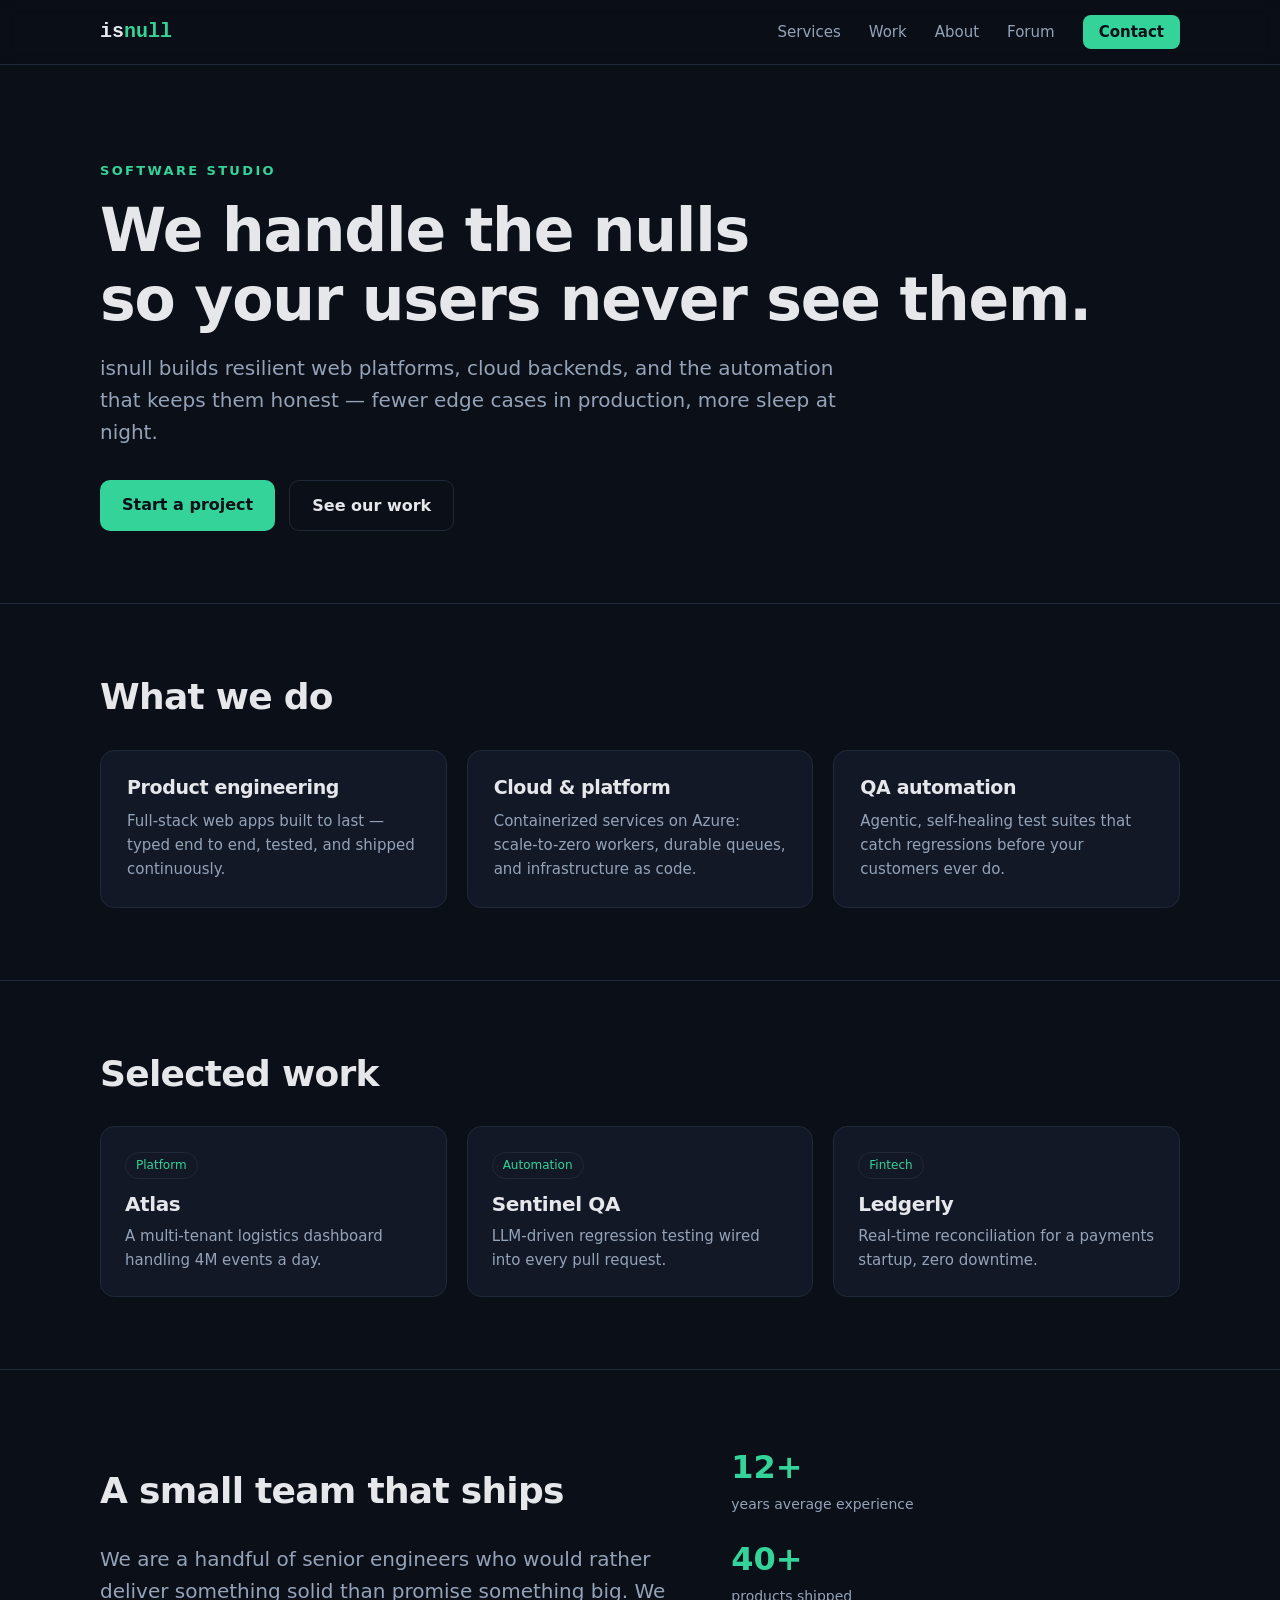
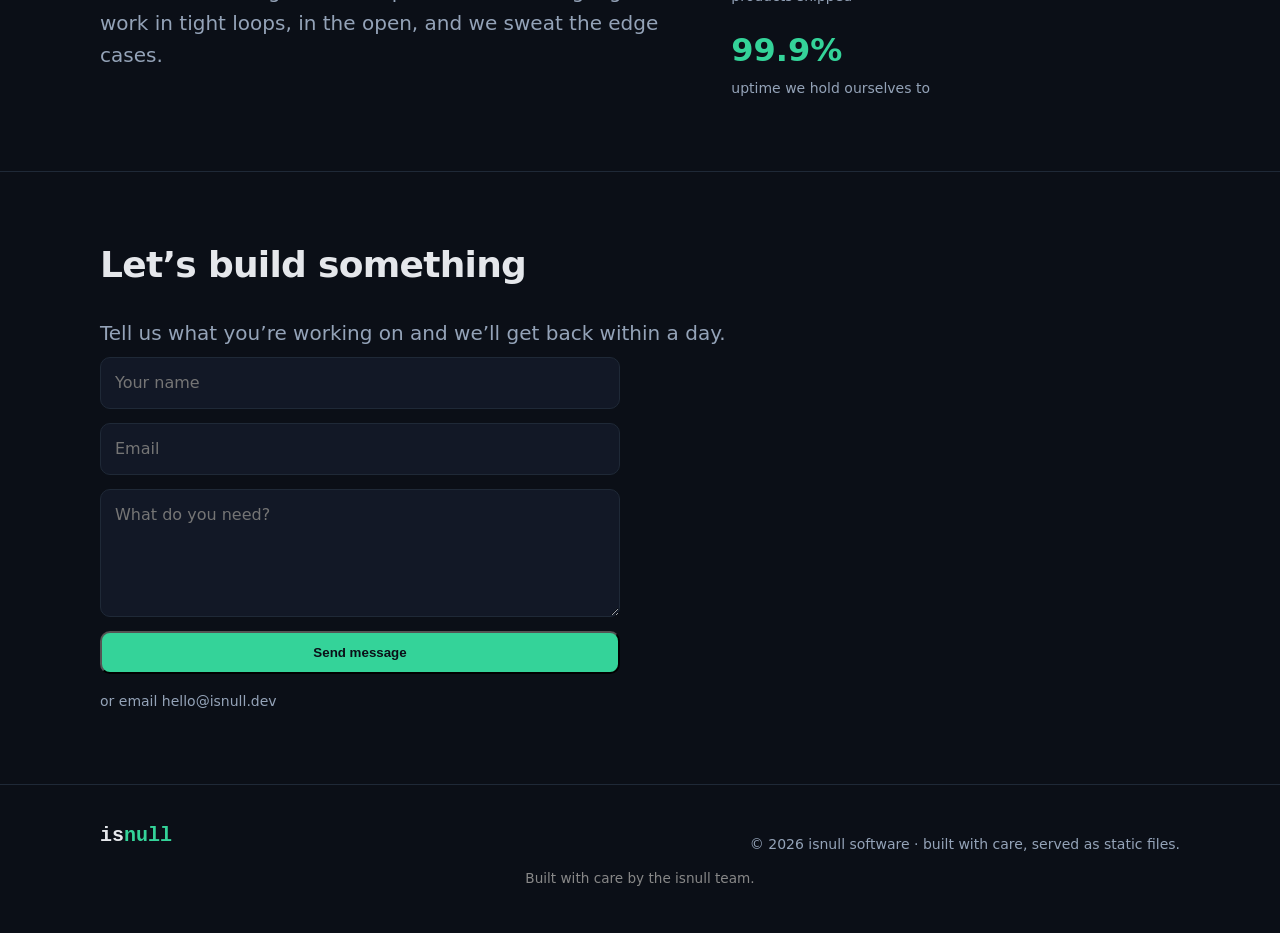
<file: index.html>
<!DOCTYPE html>
<html lang="en">
<head>
  <meta charset="UTF-8" />
  <meta name="viewport" content="width=device-width, initial-scale=1.0" />
  <title>isnull</title>
  <link rel="stylesheet" href="styles.css" />
</head>
<body>
  <main>
    <header class="site-header" id="top">
      <nav class="nav container">
        <a class="brand" href="#top">is<span>null</span></a>
        <button class="nav-toggle" aria-label="Toggle menu" aria-expanded="false">&#9776;</button>
        <ul class="nav-links">
          <li><a href="#services">Services</a></li>
          <li><a href="#work">Work</a></li>
          <li><a href="#about">About</a></li>
          <li><a href="forum.html">Forum</a></li>
          <li><a class="nav-cta" href="#contact">Contact</a></li>
        </ul>
      </nav>
    </header>
    <section class="hero">
      <div class="container">
        <p class="eyebrow">Software studio</p>
        <h1>We handle the nulls<br />so your users never see them.</h1>
        <p class="lede">isnull builds resilient web platforms, cloud backends, and the
          automation that keeps them honest &mdash; fewer edge cases in production,
          more sleep at night.</p>
        <div class="hero-actions">
          <a class="btn btn-primary" href="#contact">Start a project</a>
          <a class="btn btn-ghost" href="#work">See our work</a>
        </div>
      </div>
    </section>
    <section class="services" id="services">
      <div class="container">
        <h2 class="section-title">What we do</h2>
        <div class="cards">
          <article class="card">
            <h3>Product engineering</h3>
            <p>Full-stack web apps built to last &mdash; typed end to end, tested,
              and shipped continuously.</p>
          </article>
          <article class="card">
            <h3>Cloud &amp; platform</h3>
            <p>Containerized services on Azure: scale-to-zero workers, durable
              queues, and infrastructure as code.</p>
          </article>
          <article class="card">
            <h3>QA automation</h3>
            <p>Agentic, self-healing test suites that catch regressions before your
              customers ever do.</p>
          </article>
        </div>
      </div>
    </section>
    <section class="work" id="work">
      <div class="container">
        <h2 class="section-title">Selected work</h2>
        <div class="work-grid">
          <a class="work-item" href="#">
            <span class="tag">Platform</span>
            <h3>Atlas</h3>
            <p>A multi-tenant logistics dashboard handling 4M events a day.</p>
          </a>
          <a class="work-item" href="#">
            <span class="tag">Automation</span>
            <h3>Sentinel QA</h3>
            <p>LLM-driven regression testing wired into every pull request.</p>
          </a>
          <a class="work-item" href="#">
            <span class="tag">Fintech</span>
            <h3>Ledgerly</h3>
            <p>Real-time reconciliation for a payments startup, zero downtime.</p>
          </a>
        </div>
      </div>
    </section>
    <section class="about" id="about">
      <div class="container split">
        <div>
          <h2 class="section-title">A small team that ships</h2>
          <p class="lede">We are a handful of senior engineers who would rather
            deliver something solid than promise something big. We work in tight
            loops, in the open, and we sweat the edge cases.</p>
        </div>
        <ul class="stats">
          <li><strong>12+</strong><span>years average experience</span></li>
          <li><strong>40+</strong><span>products shipped</span></li>
          <li><strong>99.9%</strong><span>uptime we hold ourselves to</span></li>
        </ul>
      </div>
    </section>
    <section class="contact" id="contact">
      <div class="container">
        <h2 class="section-title">Let&rsquo;s build something</h2>
        <p class="lede">Tell us what you&rsquo;re working on and we&rsquo;ll get back within a day.</p>
        <form class="contact-form" onsubmit="return false">
          <input type="text" name="name" placeholder="Your name" required />
          <input type="email" name="email" placeholder="Email" required />
          <textarea name="message" rows="4" placeholder="What do you need?"></textarea>
          <button class="btn btn-primary" type="submit">Send message</button>
        </form>
        <p class="muted">or email <a href="mailto:hello@isnull.dev">hello@isnull.dev</a></p>
      </div>
    </section>
    <footer class="site-footer">
      <div class="container">
        <span class="brand">is<span>null</span></span>
        <p class="muted">&copy; <span id="year">2026</span> isnull software &middot; built with care, served as static files.</p>
      </div>
      <p class="footer-tagline">Built with care by the isnull team.</p>
  </footer>
  </main>
  <script src="app.js"></script>
</body>
</html>
</file>
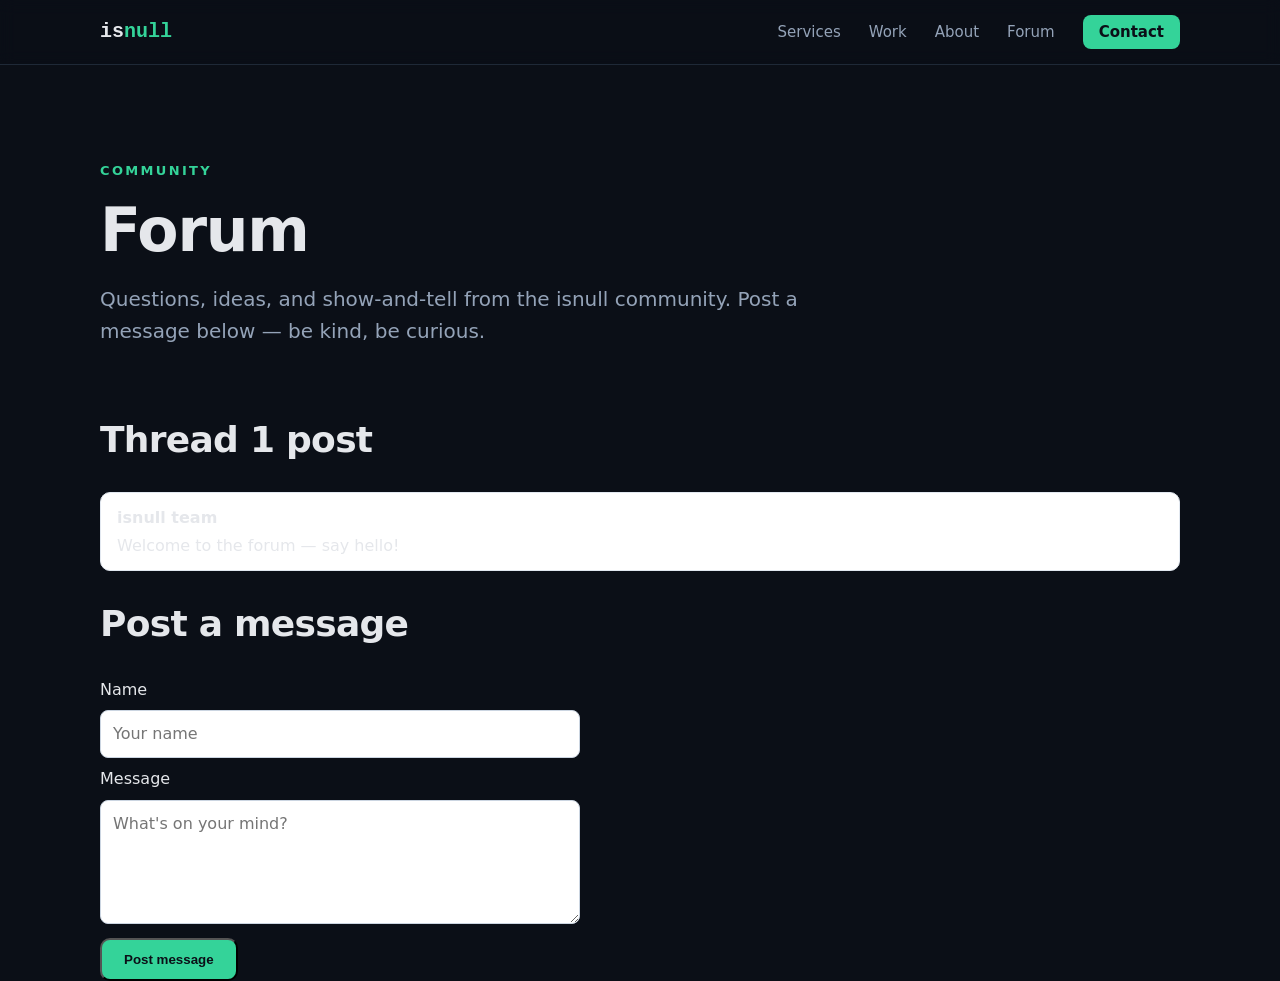
<file: forum.html>
<!DOCTYPE html>
<html lang="en">
<head>
  <meta charset="UTF-8" />
  <meta name="viewport" content="width=device-width, initial-scale=1.0" />
  <title>isnull — community forum</title>
  <link rel="stylesheet" href="styles.css" />
</head>
<body>
  <main>
    <header class="site-header" id="top">
      <nav class="nav container">
        <a class="brand" href="index.html">is<span>null</span></a>
        <button class="nav-toggle" aria-label="Toggle menu" aria-expanded="false">&#9776;</button>
        <ul class="nav-links">
          <li><a href="index.html#services">Services</a></li>
          <li><a href="index.html#work">Work</a></li>
          <li><a href="index.html#about">About</a></li>
          <li><a href="forum.html">Forum</a></li>
          <li><a class="nav-cta" href="index.html#contact">Contact</a></li>
        </ul>
      </nav>
    </header>

    <section class="hero">
      <div class="container">
        <p class="eyebrow">Community</p>
        <h1>Forum</h1>
        <p class="lede">Questions, ideas, and show-and-tell from the isnull community.
          Post a message below &mdash; be kind, be curious.</p>
      </div>
    </section>

    <section class="forum" id="forum">
      <div class="container">
        <h2 class="section-title">Thread <span id="forum-count" class="forum-count"></span></h2>
        <ul id="forum-posts" class="forum-posts">
          <li class="forum-post"><strong>isnull team</strong><span class="forum-msg">Welcome to the forum — say hello!</span></li>
        </ul>

        <h2 class="section-title">Post a message</h2>
        <form class="forum-form" id="forum-form">
          <label for="forum-name">Name</label>
          <input type="text" id="forum-name" name="name" placeholder="Your name" />
          <label for="forum-message">Message</label>
          <textarea id="forum-message" name="message" rows="4" placeholder="What's on your mind?"></textarea>
          <button type="button" id="forum-post" class="btn btn-primary">Post message</button>
        </form>
      </div>
    </section>
  </main>
  <script src="forum.js"></script>
  <style>
    .forum-posts { list-style: none; padding: 0; margin: 0 0 32px; }
    .forum-post { padding: 12px 16px; border: 1px solid #e2e8f0; border-radius: 10px; margin-bottom: 10px; background: #fff; }
    .forum-post strong { display: block; margin-bottom: 2px; }
    .forum-form { display: flex; flex-direction: column; gap: 8px; max-width: 480px; }
    .forum-form input, .forum-form textarea { font: inherit; padding: 10px 12px; border: 1px solid #cbd5e1; border-radius: 8px; }
    .forum-form button { margin-top: 6px; align-self: flex-start; }
  </style>
</body>
</html>
</file>
<file: styles.css>
:root {
  --bg: #0b0f17;
  --surface: #121826;
  --border: #1f2937;
  --text: #e5e7eb;
  --muted: #94a3b8;
  --accent: #34d399;
  --accent-2: #6ee7b7;
}
* { box-sizing: border-box; margin: 0; padding: 0; }
html { scroll-behavior: smooth; }
body {
  background: var(--bg);
  color: var(--text);
  font-family: ui-sans-serif, system-ui, -apple-system, "Segoe UI", Roboto, sans-serif;
  line-height: 1.6;
  -webkit-font-smoothing: antialiased;
}
.container { width: min(1080px, 92%); margin: 0 auto; }
a { color: inherit; text-decoration: none; }
h1, h2, h3 { line-height: 1.15; letter-spacing: -0.02em; }

/* nav */
.site-header { position: sticky; top: 0; z-index: 10; backdrop-filter: blur(8px);
  background: rgba(11,15,23,.72); border-bottom: 1px solid var(--border); }
.nav { display: flex; align-items: center; justify-content: space-between; padding: 16px 0; }
.brand { font-family: ui-monospace, "SFMono-Regular", Menlo, monospace; font-weight: 700; font-size: 20px; }
.brand span { color: var(--accent); }
.nav-links { display: flex; gap: 28px; list-style: none; align-items: center; }
.nav-links a { color: var(--muted); font-size: 15px; transition: color .15s; }
.nav-links a:hover { color: var(--text); }
.nav-cta { color: var(--bg) !important; background: var(--accent); padding: 8px 16px; border-radius: 8px; font-weight: 600; }
.nav-toggle { display: none; background: none; border: 0; color: var(--text); font-size: 22px; cursor: pointer; }

/* hero */
.hero { padding: 96px 0 72px; }
.eyebrow { color: var(--accent); text-transform: uppercase; letter-spacing: .18em; font-size: 13px; font-weight: 600; }
.hero h1 { font-size: clamp(34px, 6vw, 60px); margin: 14px 0 18px; }
.lede { color: var(--muted); font-size: clamp(16px, 2vw, 20px); max-width: 60ch; }
.hero-actions { display: flex; gap: 14px; margin-top: 32px; flex-wrap: wrap; }
.btn { display: inline-block; padding: 12px 22px; border-radius: 10px; font-weight: 600; transition: transform .12s, background .15s; }
.btn:active { transform: translateY(1px); }
.btn-primary { background: var(--accent); color: var(--bg); }
.btn-primary:hover { background: var(--accent-2); }
.btn-ghost { border: 1px solid var(--border); color: var(--text); }
.btn-ghost:hover { border-color: var(--accent); }

/* sections + cards */
.section-title { font-size: clamp(26px, 4vw, 36px); margin-bottom: 32px; }
.services, .work, .about, .contact { padding: 72px 0; border-top: 1px solid var(--border); }
.cards { display: grid; grid-template-columns: repeat(3, 1fr); gap: 20px; }
.card { background: var(--surface); border: 1px solid var(--border); border-radius: 14px; padding: 26px; transition: border-color .15s, transform .15s; }
.card:hover { border-color: var(--accent); transform: translateY(-3px); }
.card h3 { font-size: 19px; margin-bottom: 10px; }
.card p { color: var(--muted); font-size: 15px; }

/* work */
.work-grid { display: grid; grid-template-columns: repeat(3, 1fr); gap: 20px; }
.work-item { background: var(--surface); border: 1px solid var(--border); border-radius: 14px; padding: 24px; display: block; transition: border-color .15s, transform .15s; }
.work-item:hover { border-color: var(--accent); transform: translateY(-3px); }
.tag { display: inline-block; font-size: 12px; color: var(--accent); border: 1px solid var(--border); border-radius: 999px; padding: 3px 10px; margin-bottom: 14px; }
.work-item h3 { font-size: 20px; margin-bottom: 8px; }
.work-item p { color: var(--muted); font-size: 15px; }

/* about */
.split { display: grid; grid-template-columns: 1.3fr 1fr; gap: 48px; align-items: center; }
.stats { list-style: none; display: grid; gap: 18px; }
.stats li { display: flex; flex-direction: column; }
.stats strong { font-size: 32px; color: var(--accent); }
.stats span { color: var(--muted); font-size: 14px; }

/* contact + footer */
.contact-form { display: grid; gap: 14px; max-width: 520px; margin-top: 8px; }
.contact-form input, .contact-form textarea { background: var(--surface); border: 1px solid var(--border); border-radius: 10px; padding: 12px 14px; color: var(--text); font: inherit; }
.contact-form input:focus, .contact-form textarea:focus { outline: none; border-color: var(--accent); }
.contact .muted, .site-footer .muted { color: var(--muted); margin-top: 16px; font-size: 14px; }
.site-footer { border-top: 1px solid var(--border); padding: 32px 0; }
.site-footer .container { display: flex; align-items: center; justify-content: space-between; gap: 16px; flex-wrap: wrap; }

/* interactions */
.reveal { opacity: 0; transform: translateY(14px); transition: opacity .5s ease, transform .5s ease; }
.reveal.visible { opacity: 1; transform: none; }

@media (max-width: 760px) {
  .nav-toggle { display: block; }
  .nav-links { position: absolute; top: 100%; right: 4%; flex-direction: column; gap: 14px;
    background: var(--surface); border: 1px solid var(--border); border-radius: 12px; padding: 18px 22px; display: none; }
  .nav-links.open { display: flex; }
  .cards, .work-grid, .split { grid-template-columns: 1fr; }
}

.forum-time { margin-left: 8px; color: #888; font-size: 0.85em; }

.footer-tagline { text-align: center; color: #888; font-size: 0.85em; padding: 12px 0; }
</file>
